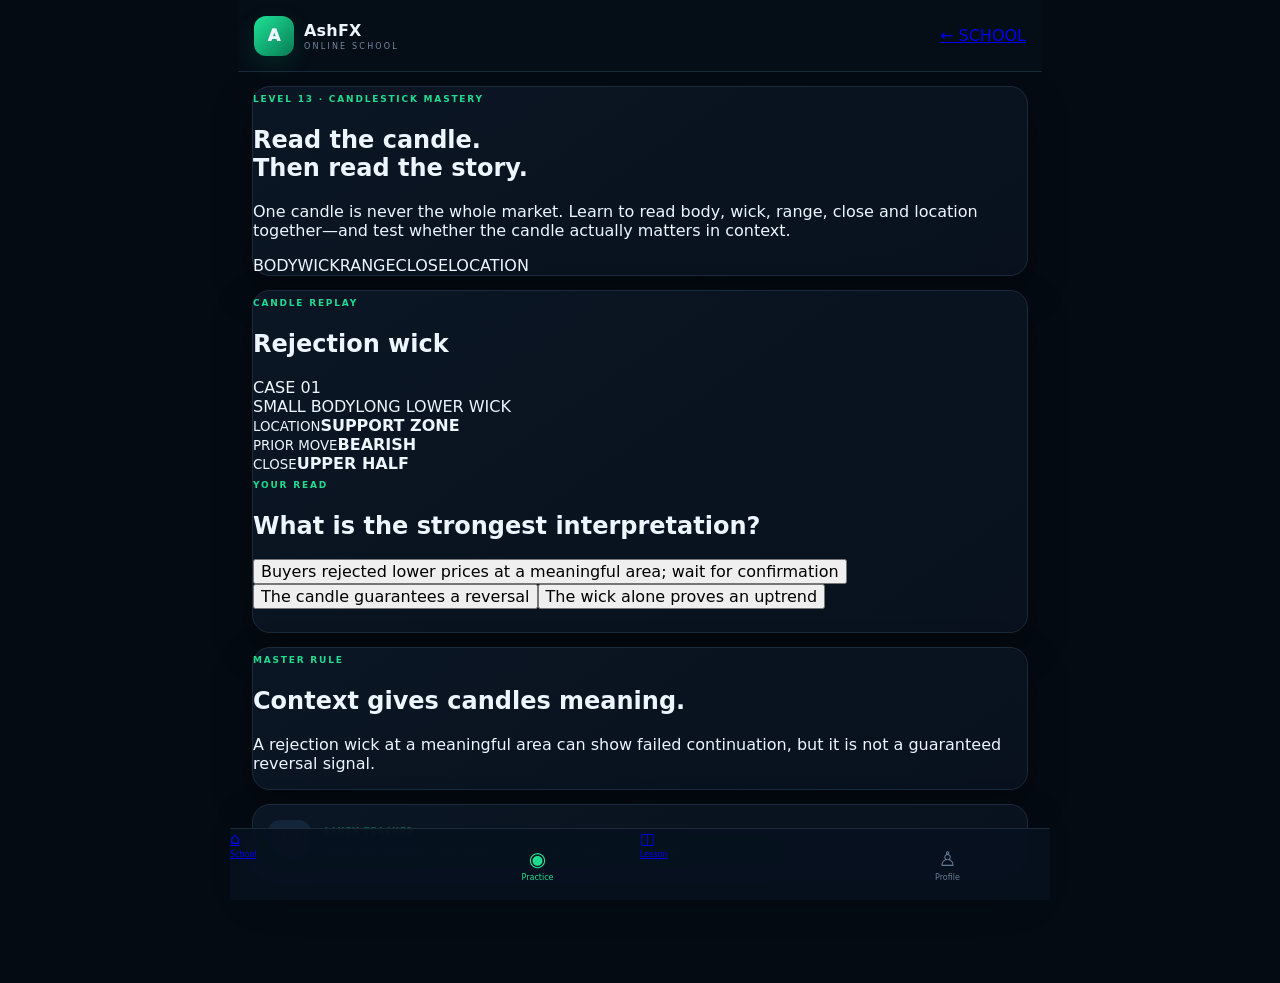
<file: candlestick-mastery.html>
<!doctype html><html lang="en"><head><meta charset="utf-8"><meta name="viewport" content="width=device-width,initial-scale=1"><meta name="theme-color" content="#07111f"><title>AshFX — Candlestick Mastery</title><link rel="stylesheet" href="assets/css/app.css"></head><body><div class="app-shell"><header class="topbar"><div class="brand"><span class="brand-mark">A</span><div><strong>AshFX</strong><small>ONLINE SCHOOL</small></div></div><a href="index.html" class="back-link">← SCHOOL</a></header><main><section class="mastery-hero card"><span class="eyebrow">LEVEL 13 · CANDLESTICK MASTERY</span><h1>Read the candle.<br><span>Then read the story.</span></h1><p>One candle is never the whole market. Learn to read body, wick, range, close and location together—and test whether the candle actually matters in context.</p><div class="skill-strip"><span>BODY</span><span>WICK</span><span>RANGE</span><span>CLOSE</span><span>LOCATION</span></div></section><section class="mastery-lab card"><div class="mastery-head"><div><span class="eyebrow">CANDLE REPLAY</span><h2 id="title">Rejection wick</h2></div><span id="round">CASE 01</span></div><div class="candle-stage"><div class="big-candle" id="candle"><i></i><b></b></div><div class="candle-labels"><span id="bodyLabel">SMALL BODY</span><span id="wickLabel">LONG LOWER WICK</span></div></div><div class="context"><div><small>LOCATION</small><b id="location">SUPPORT ZONE</b></div><div><small>PRIOR MOVE</small><b id="prior">BEARISH</b></div><div><small>CLOSE</small><b id="close">UPPER HALF</b></div></div><div class="mastery-question"><span class="eyebrow">YOUR READ</span><h2 id="question">What is the strongest interpretation?</h2></div><div id="choices" class="decision-grid"></div><div id="feedback" class="feedback"></div><button id="next" class="primary next" hidden>NEXT CANDLE →</button></section><section class="lesson-card card"><span class="eyebrow">MASTER RULE</span><h2>Context gives candles meaning.</h2><p id="rule">A rejection wick at a meaningful area can show failed continuation, but it is not a guaranteed reversal signal.</p></section><section class="teacher card"><div class="teacher-avatar">👨‍🏫</div><div class="teacher-main"><span>ASHFX TEACHER</span><p id="teacher">Don't memorize candle names. Learn what price attempted, where it happened, and where it closed.</p></div></section></main><nav class="bottom-nav"><a href="index.html">⌂<small>School</small></a><button class="active">◉<small>Practice</small></button><a href="lessons.html">◫<small>Lesson</small></a><button>♙<small>Profile</small></button></nav></div><script src="assets/js/candlestick-mastery.js"></script></body></html>
</file>
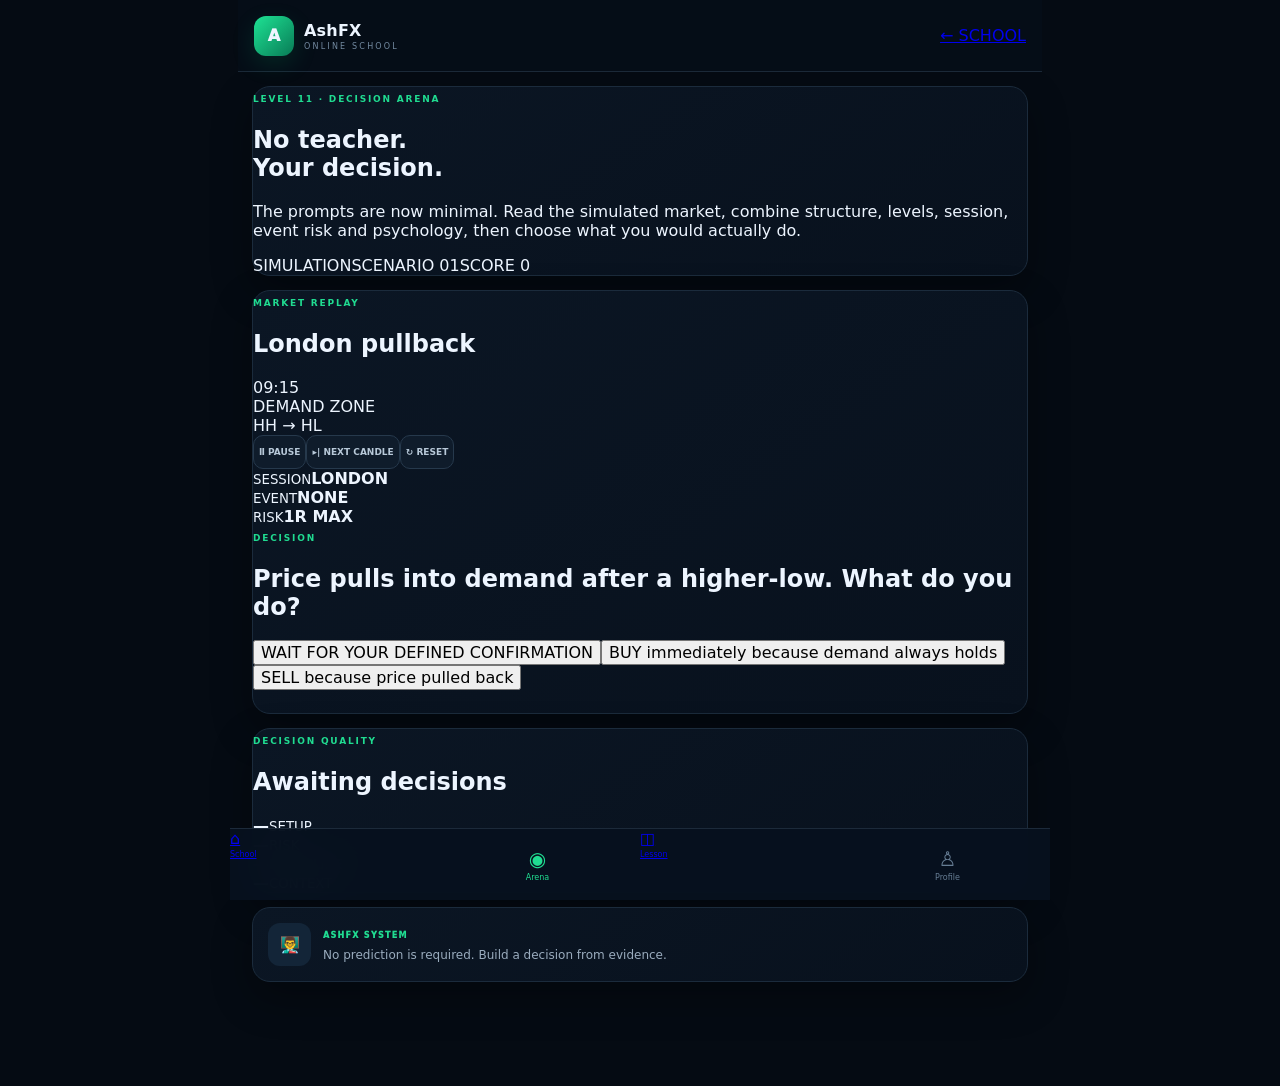
<file: decision-arena.html>
<!doctype html><html lang="en"><head><meta charset="utf-8"><meta name="viewport" content="width=device-width,initial-scale=1"><meta name="theme-color" content="#07111f"><title>AshFX — Decision Arena</title><link rel="stylesheet" href="assets/css/app.css"></head><body><div class="app-shell"><header class="topbar"><div class="brand"><span class="brand-mark">A</span><div><strong>AshFX</strong><small>ONLINE SCHOOL</small></div></div><a href="index.html" class="back-link">← SCHOOL</a></header><main><section class="arena-hero card"><span class="eyebrow">LEVEL 11 · DECISION ARENA</span><h1>No teacher.<br><span>Your decision.</span></h1><p>The prompts are now minimal. Read the simulated market, combine structure, levels, session, event risk and psychology, then choose what you would actually do.</p><div class="arena-status"><span>SIMULATION</span><span id="round">SCENARIO 01</span><span id="score">SCORE 0</span></div></section><section class="arena card"><div class="arena-head"><div><span class="eyebrow">MARKET REPLAY</span><h2 id="phase">London pullback</h2></div><span id="clock">09:15</span></div><div class="arena-chart"><div class="chart-lines"></div><div id="candles" class="arena-candles"></div><div id="zone" class="arena-zone">DEMAND ZONE</div><div id="structure" class="structure-note">HH → HL</div></div><div class="arena-controls"><button id="pause" class="control">Ⅱ PAUSE</button><button id="step" class="control">▸| NEXT CANDLE</button><button id="reset" class="control">↻ RESET</button></div><div class="arena-info"><div><small>SESSION</small><b id="session">LONDON</b></div><div><small>EVENT</small><b id="event">NONE</b></div><div><small>RISK</small><b id="risk">1R MAX</b></div></div><div class="arena-question"><span class="eyebrow">DECISION</span><h2 id="question">Price pulls into demand after a higher-low. What do you do?</h2></div><div id="choices" class="decision-grid"></div><div id="feedback" class="feedback"></div><button id="next" class="primary next" hidden>NEXT SCENARIO →</button></section><section class="scorecard card"><span class="eyebrow">DECISION QUALITY</span><h2 id="grade">Awaiting decisions</h2><div class="quality-grid"><div><b id="q1">—</b><small>SETUP</small></div><div><b id="q2">—</b><small>RISK</small></div><div><b id="q3">—</b><small>DISCIPLINE</small></div><div><b id="q4">—</b><small>CONTEXT</small></div></div></section><section class="teacher card"><div class="teacher-avatar">👨‍🏫</div><div class="teacher-main"><span>ASHFX SYSTEM</span><p id="teacher">No prediction is required. Build a decision from evidence.</p></div></section></main><nav class="bottom-nav"><a href="index.html">⌂<small>School</small></a><button class="active">◉<small>Arena</small></button><a href="lessons.html">◫<small>Lesson</small></a><button>♙<small>Profile</small></button></nav></div><script src="assets/js/decision-arena.js"></script></body></html>
</file>
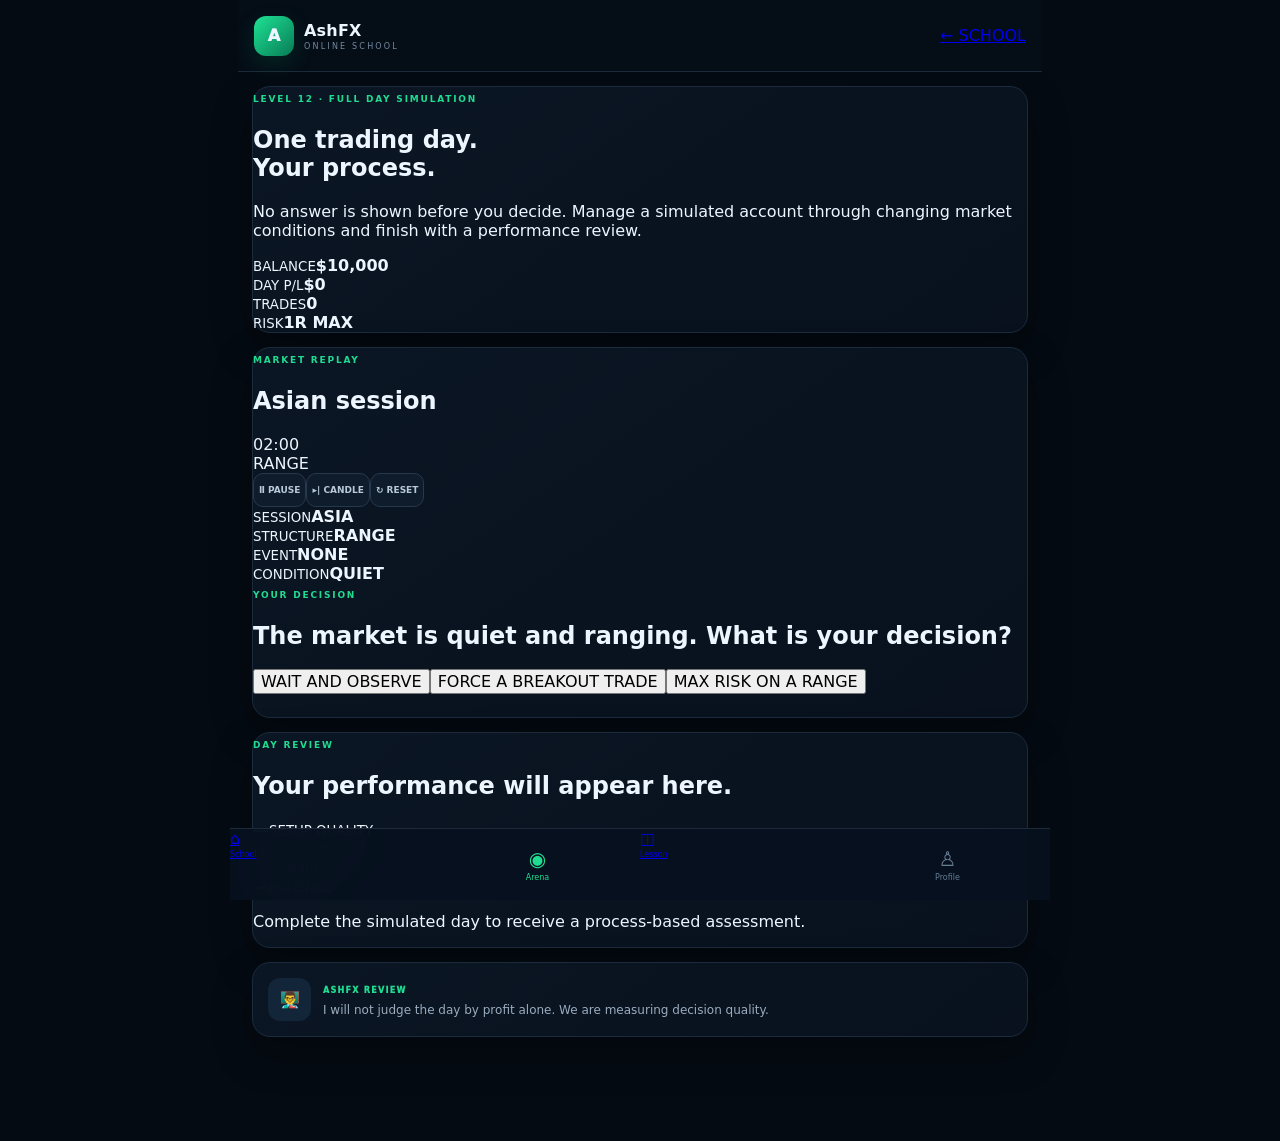
<file: full-day.html>
<!doctype html><html lang="en"><head><meta charset="utf-8"><meta name="viewport" content="width=device-width,initial-scale=1"><meta name="theme-color" content="#07111f"><title>AshFX — Full Trading Day</title><link rel="stylesheet" href="assets/css/app.css"></head><body><div class="app-shell"><header class="topbar"><div class="brand"><span class="brand-mark">A</span><div><strong>AshFX</strong><small>ONLINE SCHOOL</small></div></div><a href="index.html" class="back-link">← SCHOOL</a></header><main><section class="day-hero card"><span class="eyebrow">LEVEL 12 · FULL DAY SIMULATION</span><h1>One trading day.<br><span>Your process.</span></h1><p>No answer is shown before you decide. Manage a simulated account through changing market conditions and finish with a performance review.</p><div class="account-bar"><div><small>BALANCE</small><b id="balance">$10,000</b></div><div><small>DAY P/L</small><b id="pnl">$0</b></div><div><small>TRADES</small><b id="trades">0</b></div><div><small>RISK</small><b>1R MAX</b></div></div></section><section class="day-lab card"><div class="day-head"><div><span class="eyebrow">MARKET REPLAY</span><h2 id="phase">Asian session</h2></div><span id="clock">02:00</span></div><div class="day-chart"><div class="day-grid"></div><div id="candles" class="day-candles"></div><div id="marker" class="day-marker">RANGE</div></div><div class="day-controls"><button id="pause" class="control">Ⅱ PAUSE</button><button id="step" class="control">▸| CANDLE</button><button id="reset" class="control">↻ RESET</button></div><div class="market-stats"><div><small>SESSION</small><b id="session">ASIA</b></div><div><small>STRUCTURE</small><b id="structure">RANGE</b></div><div><small>EVENT</small><b id="event">NONE</b></div><div><small>CONDITION</small><b id="condition">QUIET</b></div></div><div class="day-question"><span class="eyebrow">YOUR DECISION</span><h2 id="question">The market is quiet and ranging. What is your decision?</h2></div><div id="choices" class="decision-grid"></div><div id="feedback" class="feedback"></div><button id="next" class="primary next" hidden>CONTINUE DAY →</button></section><section class="journal card"><span class="eyebrow">DAY REVIEW</span><h2 id="reviewTitle">Your performance will appear here.</h2><div class="review-grid"><div><b id="rSetup">—</b><small>SETUP QUALITY</small></div><div><b id="rRisk">—</b><small>RISK CONTROL</small></div><div><b id="rDiscipline">—</b><small>DISCIPLINE</small></div><div><b id="rPatience">—</b><small>PATIENCE</small></div></div><p id="review">Complete the simulated day to receive a process-based assessment.</p></section><section class="teacher card"><div class="teacher-avatar">👨‍🏫</div><div class="teacher-main"><span>ASHFX REVIEW</span><p id="teacher">I will not judge the day by profit alone. We are measuring decision quality.</p></div></section></main><nav class="bottom-nav"><a href="index.html">⌂<small>School</small></a><button class="active">◉<small>Arena</small></button><a href="lessons.html">◫<small>Lesson</small></a><button>♙<small>Profile</small></button></nav></div><script src="assets/js/full-day.js"></script></body></html>
</file>
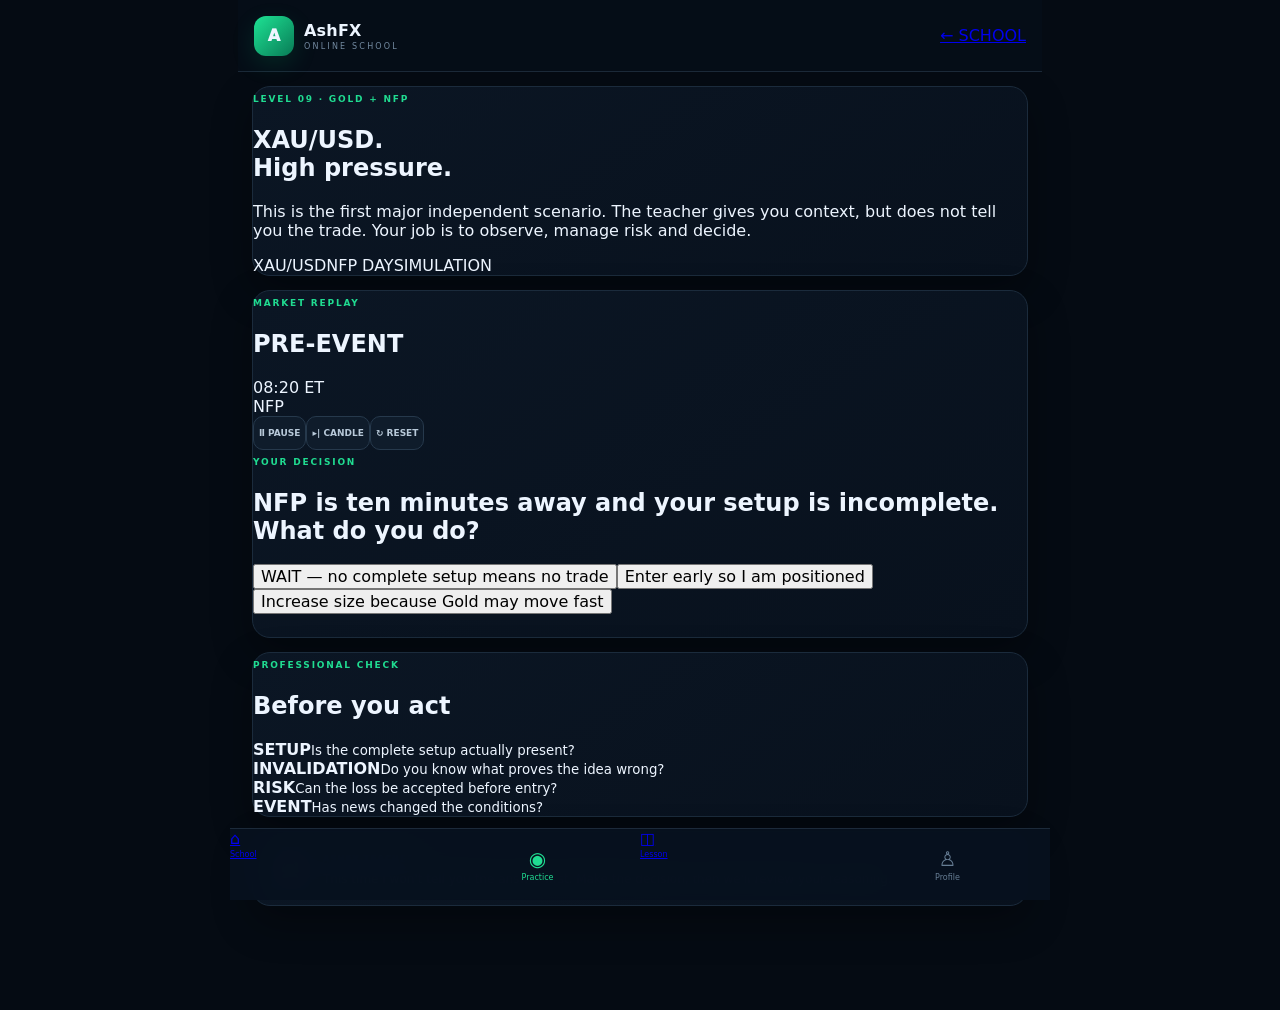
<file: gold-nfp.html>
<!doctype html><html lang="en"><head><meta charset="utf-8"><meta name="viewport" content="width=device-width,initial-scale=1"><meta name="theme-color" content="#07111f"><title>AshFX — Gold NFP Arena</title><link rel="stylesheet" href="assets/css/app.css"></head><body><div class="app-shell"><header class="topbar"><div class="brand"><span class="brand-mark">A</span><div><strong>AshFX</strong><small>ONLINE SCHOOL</small></div></div><a href="index.html" class="back-link">← SCHOOL</a></header><main><section class="gold-hero card"><span class="eyebrow">LEVEL 09 · GOLD + NFP</span><h1>XAU/USD.<br><span>High pressure.</span></h1><p>This is the first major independent scenario. The teacher gives you context, but does not tell you the trade. Your job is to observe, manage risk and decide.</p><div class="gold-meta"><span>XAU/USD</span><span>NFP DAY</span><span>SIMULATION</span></div></section><section class="gold-lab card"><div class="gold-head"><div><span class="eyebrow">MARKET REPLAY</span><h2 id="phase">Pre-event</h2></div><span id="clock">08:20 ET</span></div><div class="gold-chart"><div class="gold-grid"></div><div id="goldCandles" class="gold-candles"></div><div class="news-marker">NFP</div></div><div class="gold-controls"><button id="pause" class="control">Ⅱ PAUSE</button><button id="step" class="control">▸| CANDLE</button><button id="reset" class="control">↻ RESET</button></div><div class="independent"><span class="eyebrow">YOUR DECISION</span><h2 id="question">NFP is ten minutes away and your setup is incomplete. What do you do?</h2><div id="choices" class="decision-grid"></div><div id="feedback" class="feedback"></div></div></section><section class="risk-card card"><span class="eyebrow">PROFESSIONAL CHECK</span><h2>Before you act</h2><div class="risk-grid"><div><b>SETUP</b><small>Is the complete setup actually present?</small></div><div><b>INVALIDATION</b><small>Do you know what proves the idea wrong?</small></div><div><b>RISK</b><small>Can the loss be accepted before entry?</small></div><div><b>EVENT</b><small>Has news changed the conditions?</small></div></div></section><section class="teacher card"><div class="teacher-avatar">👨‍🏫</div><div class="teacher-main"><span>ASHFX TEACHER</span><p id="teacher">This time I won't tell you the answer first. Make the decision, then we'll review your reasoning.</p></div></section></main><nav class="bottom-nav"><a href="index.html">⌂<small>School</small></a><button class="active">◉<small>Practice</small></button><a href="lessons.html">◫<small>Lesson</small></a><button>♙<small>Profile</small></button></nav></div><script src="assets/js/gold-nfp.js"></script></body></html>
</file>
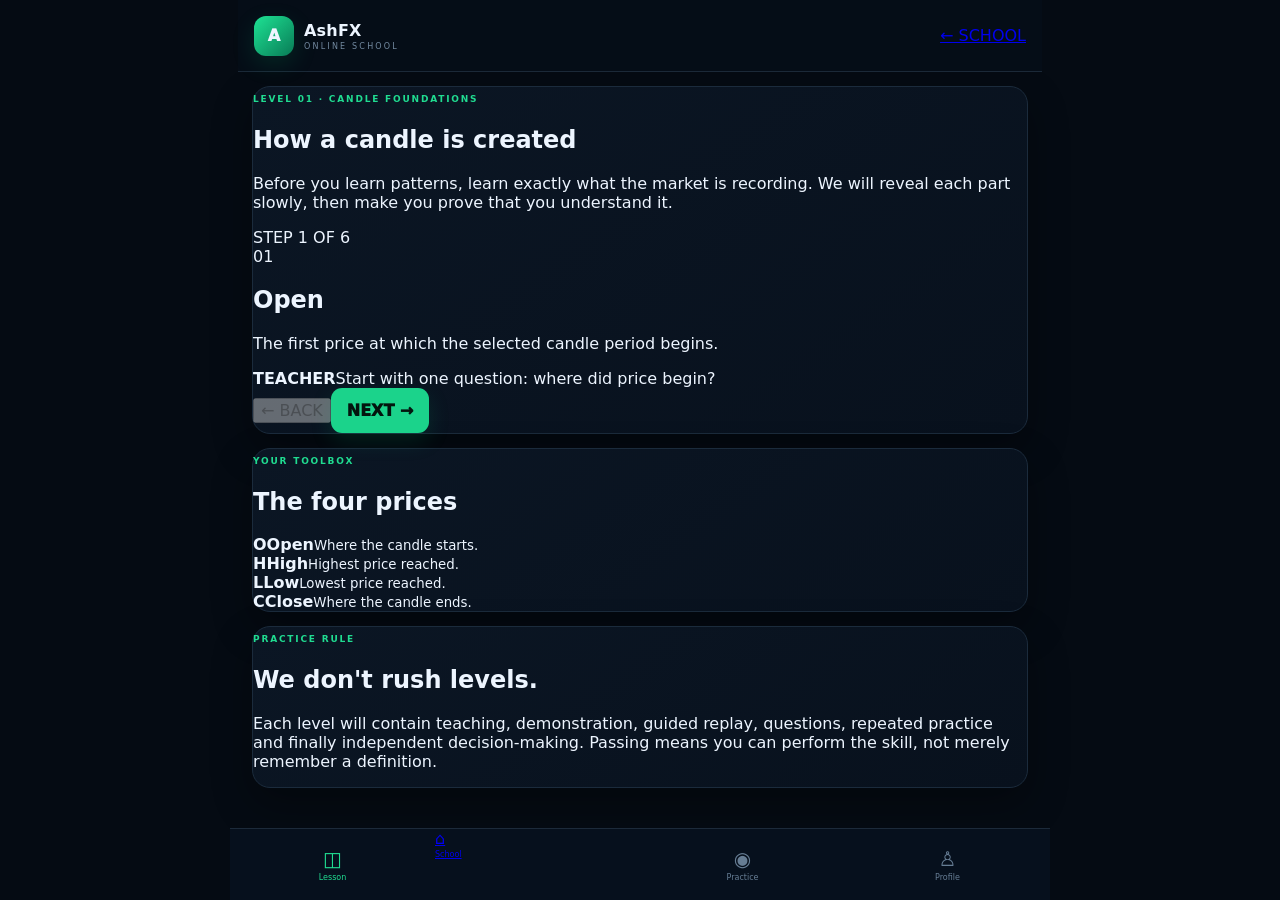
<file: lessons.html>
<!doctype html><html lang="en"><head><meta charset="utf-8"><meta name="viewport" content="width=device-width,initial-scale=1,viewport-fit=cover"><meta name="theme-color" content="#07111f"><title>AshFX — Lesson Classroom</title><link rel="stylesheet" href="assets/css/app.css"></head><body><div class="app-shell"><header class="topbar"><div class="brand"><span class="brand-mark">A</span><div><strong>AshFX</strong><small>ONLINE SCHOOL</small></div></div><a href="index.html" class="back-link">← SCHOOL</a></header><main><section class="classroom card"><span class="eyebrow">LEVEL 01 · CANDLE FOUNDATIONS</span><h1>How a candle is <span>created</span></h1><p class="class-intro">Before you learn patterns, learn exactly what the market is recording. We will reveal each part slowly, then make you prove that you understand it.</p><div class="lesson-progress"><span id="lessonStep">STEP 1 OF 6</span><div><i id="lessonBar"></i></div></div><div class="concept-card" id="concept"><div class="concept-number">01</div><h2>Open</h2><p>The first price at which the selected candle period begins.</p><div class="mini-candle"><i class="wick"></i><b class="body"></b></div><div class="teacher-tip"><strong>TEACHER</strong><span id="tip">Start with one question: where did price begin?</span></div></div><div class="lesson-actions"><button id="backStep" class="secondary">← BACK</button><button id="nextStep" class="primary">NEXT →</button></div></section><section class="knowledge card"><span class="eyebrow">YOUR TOOLBOX</span><h2>The four prices</h2><div class="tool-grid"><div><b>O</b><strong>Open</strong><small>Where the candle starts.</small></div><div><b>H</b><strong>High</strong><small>Highest price reached.</small></div><div><b>L</b><strong>Low</strong><small>Lowest price reached.</small></div><div><b>C</b><strong>Close</strong><small>Where the candle ends.</small></div></div></section><section class="knowledge card"><span class="eyebrow">PRACTICE RULE</span><h2>We don't rush levels.</h2><p class="class-intro">Each level will contain teaching, demonstration, guided replay, questions, repeated practice and finally independent decision-making. Passing means you can perform the skill, not merely remember a definition.</p></section></main><nav class="bottom-nav"><button class="active">◫<small>Lesson</small></button><a href="index.html">⌂<small>School</small></a><button>◉<small>Practice</small></button><button>♙<small>Profile</small></button></nav></div><script src="assets/js/lessons.js"></script></body></html>
</file>
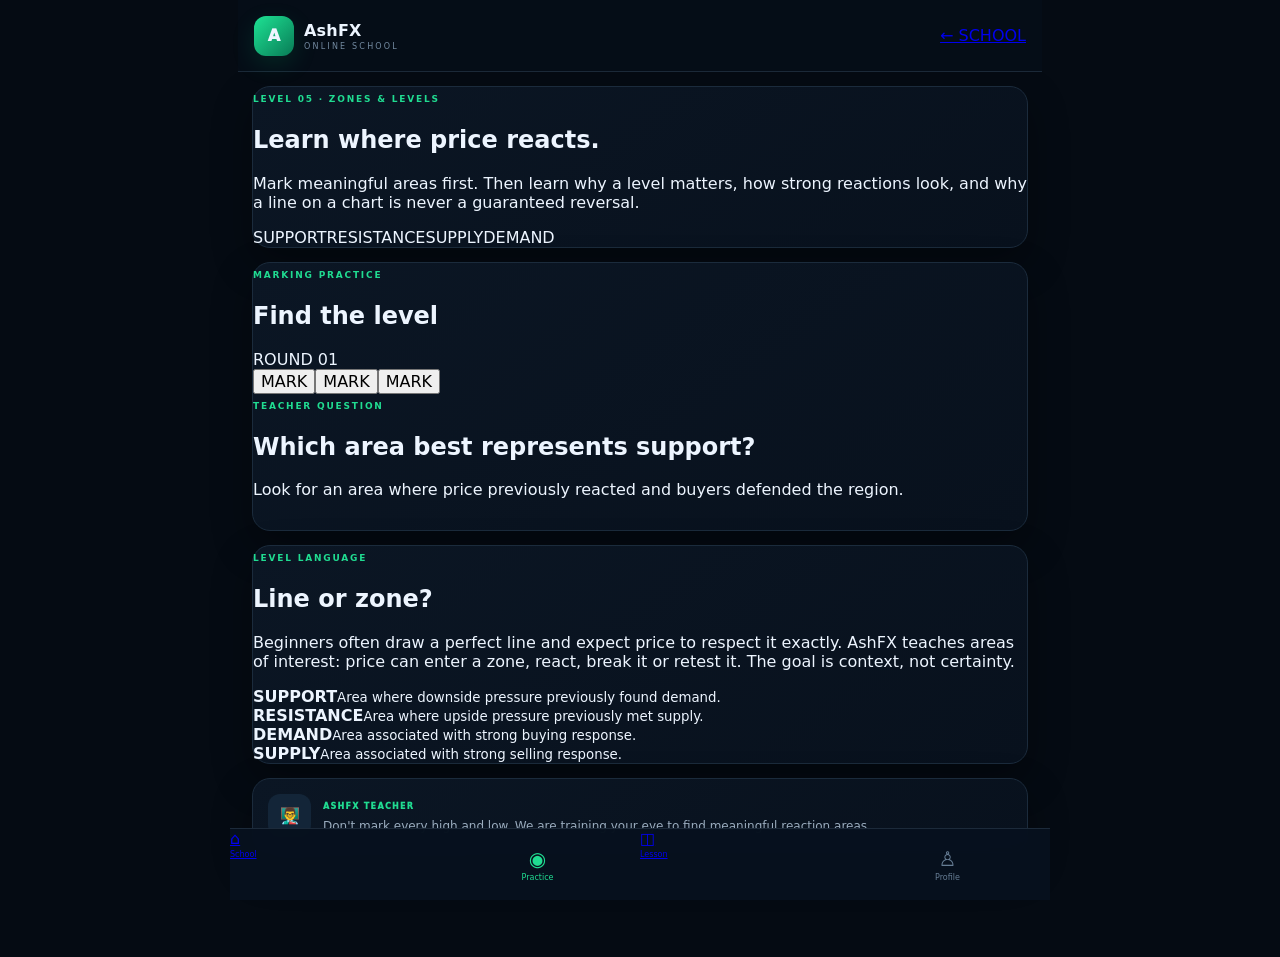
<file: levels.html>
<!doctype html><html lang="en"><head><meta charset="utf-8"><meta name="viewport" content="width=device-width,initial-scale=1"><meta name="theme-color" content="#07111f"><title>AshFX — Levels Lab</title><link rel="stylesheet" href="assets/css/app.css"></head><body><div class="app-shell"><header class="topbar"><div class="brand"><span class="brand-mark">A</span><div><strong>AshFX</strong><small>ONLINE SCHOOL</small></div></div><a href="index.html" class="back-link">← SCHOOL</a></header><main><section class="levels-hero card"><span class="eyebrow">LEVEL 05 · ZONES & LEVELS</span><h1>Learn where price <span>reacts.</span></h1><p>Mark meaningful areas first. Then learn why a level matters, how strong reactions look, and why a line on a chart is never a guaranteed reversal.</p><div class="level-chips"><span>SUPPORT</span><span>RESISTANCE</span><span>SUPPLY</span><span>DEMAND</span></div></section><section class="levels-lab card"><div class="lab-head"><div><span class="eyebrow">MARKING PRACTICE</span><h2 id="labTitle">Find the level</h2></div><span id="round">ROUND 01</span></div><div class="fake-chart" id="fakeChart"><div class="gridline g1"></div><div class="gridline g2"></div><div class="gridline g3"></div><div class="gridline g4"></div><div class="price-path"></div><button class="target-zone z1" data-zone="support">MARK</button><button class="target-zone z2" data-zone="resistance">MARK</button><button class="target-zone z3" data-zone="noise">MARK</button></div><div class="level-question"><span class="eyebrow">TEACHER QUESTION</span><h2 id="question">Which area best represents support?</h2><p id="hint">Look for an area where price previously reacted and buyers defended the region.</p></div><div id="feedback" class="feedback"></div><button id="next" class="primary next" hidden>NEXT LEVEL →</button></section><section class="knowledge card"><span class="eyebrow">LEVEL LANGUAGE</span><h2>Line or zone?</h2><p class="class-intro">Beginners often draw a perfect line and expect price to respect it exactly. AshFX teaches areas of interest: price can enter a zone, react, break it or retest it. The goal is context, not certainty.</p><div class="zone-grid"><div><b>SUPPORT</b><small>Area where downside pressure previously found demand.</small></div><div><b>RESISTANCE</b><small>Area where upside pressure previously met supply.</small></div><div><b>DEMAND</b><small>Area associated with strong buying response.</small></div><div><b>SUPPLY</b><small>Area associated with strong selling response.</small></div></div></section><section class="teacher card"><div class="teacher-avatar">👨‍🏫</div><div class="teacher-main"><span>ASHFX TEACHER</span><p id="teacher">Don't mark every high and low. We are training your eye to find meaningful reaction areas.</p></div></section></main><nav class="bottom-nav"><a href="index.html">⌂<small>School</small></a><button class="active">◉<small>Practice</small></button><a href="lessons.html">◫<small>Lesson</small></a><button>♙<small>Profile</small></button></nav></div><script src="assets/js/levels.js"></script></body></html>
</file>
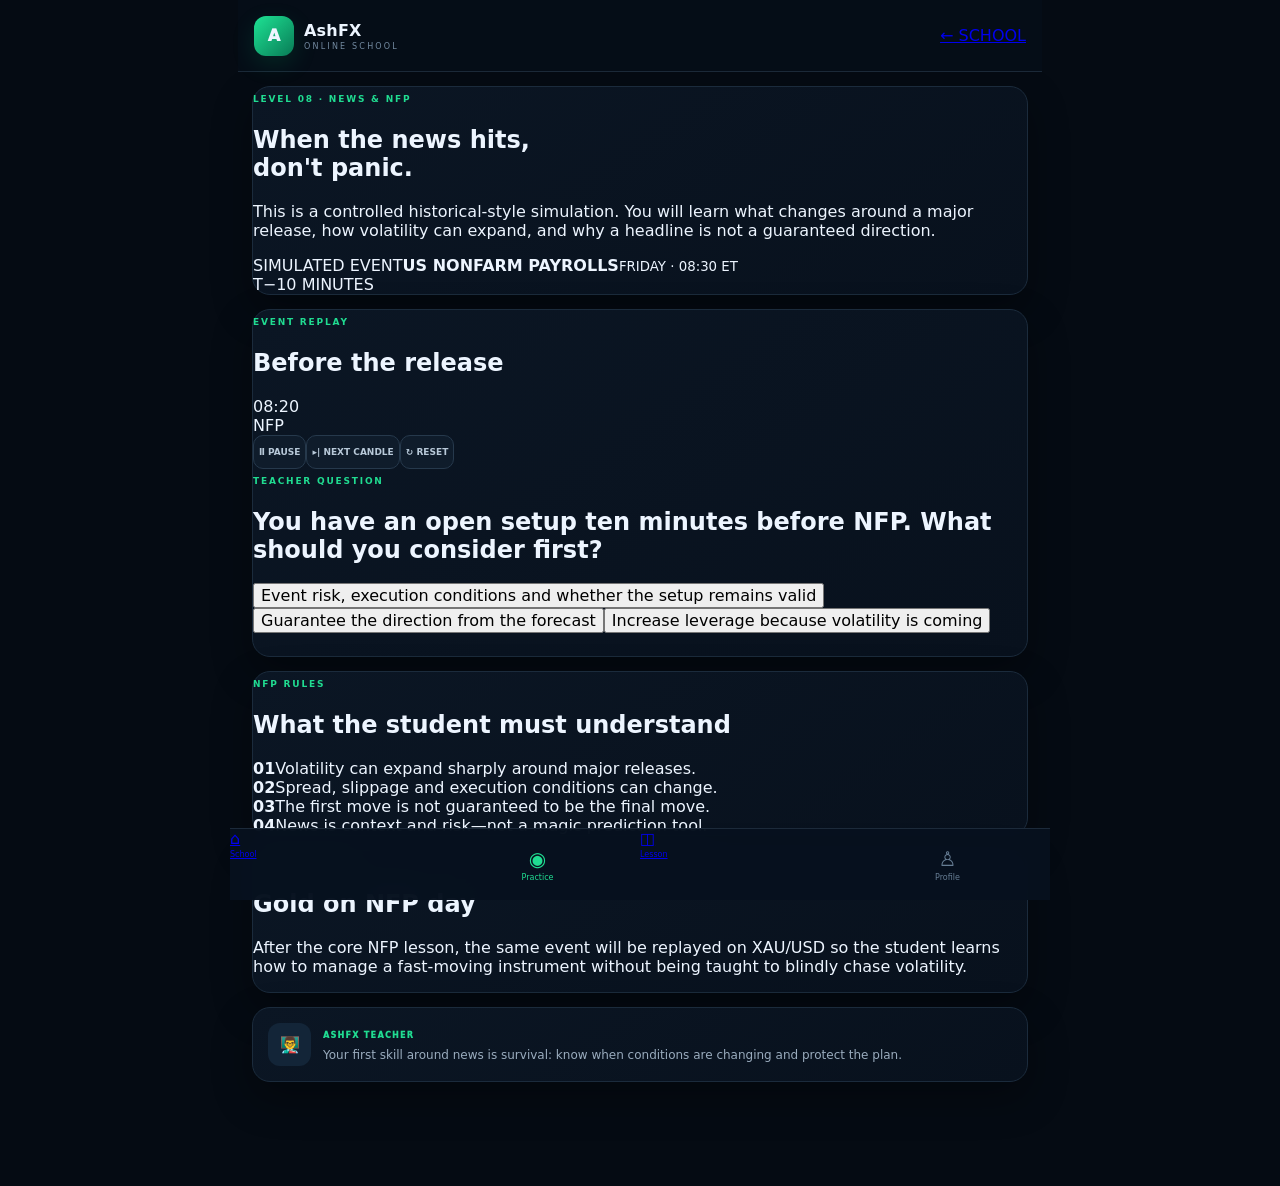
<file: nfp.html>
<!doctype html><html lang="en"><head><meta charset="utf-8"><meta name="viewport" content="width=device-width,initial-scale=1"><meta name="theme-color" content="#07111f"><title>AshFX — NFP Lab</title><link rel="stylesheet" href="assets/css/app.css"></head><body><div class="app-shell"><header class="topbar"><div class="brand"><span class="brand-mark">A</span><div><strong>AshFX</strong><small>ONLINE SCHOOL</small></div></div><a href="index.html" class="back-link">← SCHOOL</a></header><main><section class="nfp-hero card"><span class="eyebrow">LEVEL 08 · NEWS & NFP</span><h1>When the news hits,<br><span>don't panic.</span></h1><p>This is a controlled historical-style simulation. You will learn what changes around a major release, how volatility can expand, and why a headline is not a guaranteed direction.</p><div class="event-card"><span>SIMULATED EVENT</span><strong>US NONFARM PAYROLLS</strong><small>FRIDAY · 08:30 ET</small><div class="event-status" id="eventStatus">T−10 MINUTES</div></div></section><section class="nfp-lab card"><div class="replay-head"><div><span class="eyebrow">EVENT REPLAY</span><h2 id="phaseTitle">Before the release</h2></div><span id="clock">08:20</span></div><div class="nfp-chart"><div class="chart-grid"></div><div class="candles" id="candles"></div><div class="event-line" id="eventLine"><span>NFP</span></div></div><div class="replay-controls"><button id="pause" class="control">Ⅱ PAUSE</button><button id="step" class="control">▸| NEXT CANDLE</button><button id="restart" class="control">↻ RESET</button></div><div class="news-question"><span class="eyebrow">TEACHER QUESTION</span><h2 id="question">You have an open setup ten minutes before NFP. What should you consider first?</h2></div><div id="options" class="news-options"></div><div id="feedback" class="feedback"></div><button id="next" class="primary next" hidden>CONTINUE EVENT →</button></section><section class="knowledge card"><span class="eyebrow">NFP RULES</span><h2>What the student must understand</h2><div class="nfp-rules"><div><b>01</b><span>Volatility can expand sharply around major releases.</span></div><div><b>02</b><span>Spread, slippage and execution conditions can change.</span></div><div><b>03</b><span>The first move is not guaranteed to be the final move.</span></div><div><b>04</b><span>News is context and risk—not a magic prediction tool.</span></div></div></section><section class="gold-callout card"><span class="eyebrow">NEXT SCENARIO</span><h2>Gold on NFP day</h2><p>After the core NFP lesson, the same event will be replayed on XAU/USD so the student learns how to manage a fast-moving instrument without being taught to blindly chase volatility.</p></section><section class="teacher card"><div class="teacher-avatar">👨‍🏫</div><div class="teacher-main"><span>ASHFX TEACHER</span><p id="teacher">Your first skill around news is survival: know when conditions are changing and protect the plan.</p></div></section></main><nav class="bottom-nav"><a href="index.html">⌂<small>School</small></a><button class="active">◉<small>Practice</small></button><a href="lessons.html">◫<small>Lesson</small></a><button>♙<small>Profile</small></button></nav></div><script src="assets/js/nfp.js"></script></body></html>
</file>
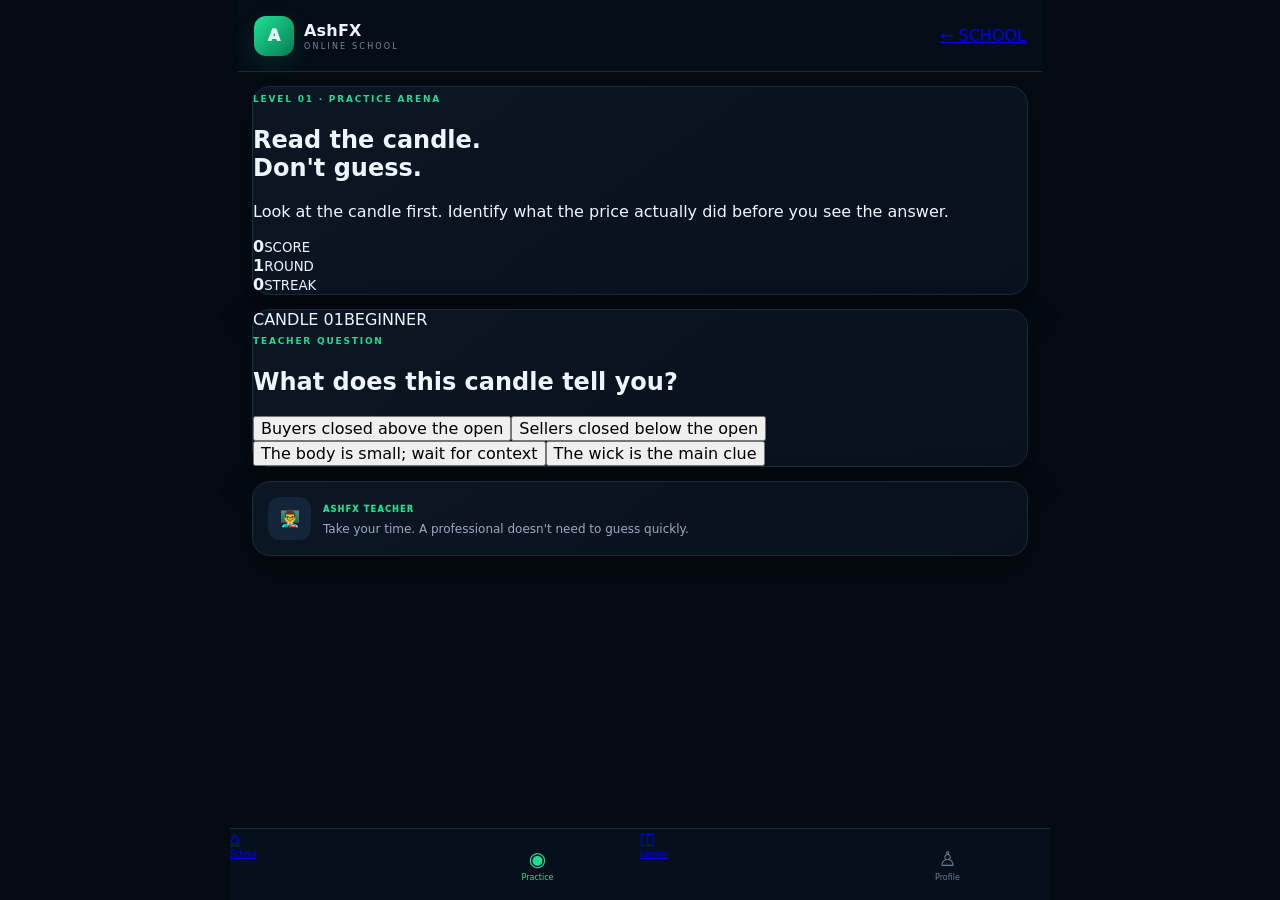
<file: practice.html>
<!doctype html><html lang="en"><head><meta charset="utf-8"><meta name="viewport" content="width=device-width,initial-scale=1,viewport-fit=cover"><meta name="theme-color" content="#07111f"><title>AshFX — Candle Practice</title><link rel="stylesheet" href="assets/css/app.css"></head><body><div class="app-shell"><header class="topbar"><div class="brand"><span class="brand-mark">A</span><div><strong>AshFX</strong><small>ONLINE SCHOOL</small></div></div><a href="index.html" class="back-link">← SCHOOL</a></header><main><section class="practice-hero card"><span class="eyebrow">LEVEL 01 · PRACTICE ARENA</span><h1>Read the candle.<br><span>Don't guess.</span></h1><p>Look at the candle first. Identify what the price actually did before you see the answer.</p><div class="scoreline"><div><b id="score">0</b><small>SCORE</small></div><div><b id="round">1</b><small>ROUND</small></div><div><b id="streak">0</b><small>STREAK</small></div></div></section><section class="practice-card card"><div class="practice-head"><span id="roundLabel">CANDLE 01</span><span id="difficulty">BEGINNER</span></div><div class="candle-stage"><div class="price-line"></div><div class="big-candle"><i id="upperWick"></i><b id="candleBody"></b><i id="lowerWick"></i></div></div><div class="question"><span class="eyebrow">TEACHER QUESTION</span><h2 id="question">What does this candle tell you?</h2></div><div class="choice-grid"><button data-answer="bullish">Buyers closed above the open</button><button data-answer="bearish">Sellers closed below the open</button><button data-answer="range">The body is small; wait for context</button><button data-answer="rejection">The wick is the main clue</button></div><div id="result" class="practice-result"></div><button id="continue" class="primary continue" hidden>NEXT CANDLE →</button></section><section class="teacher card"><div class="teacher-avatar">👨‍🏫</div><div class="teacher-main"><span>ASHFX TEACHER</span><p id="teacher">Take your time. A professional doesn't need to guess quickly.</p></div></section></main><nav class="bottom-nav"><a href="index.html">⌂<small>School</small></a><button class="active">◉<small>Practice</small></button><a href="lessons.html">◫<small>Lesson</small></a><button>♙<small>Profile</small></button></nav></div><script src="assets/js/practice.js"></script></body></html>
</file>
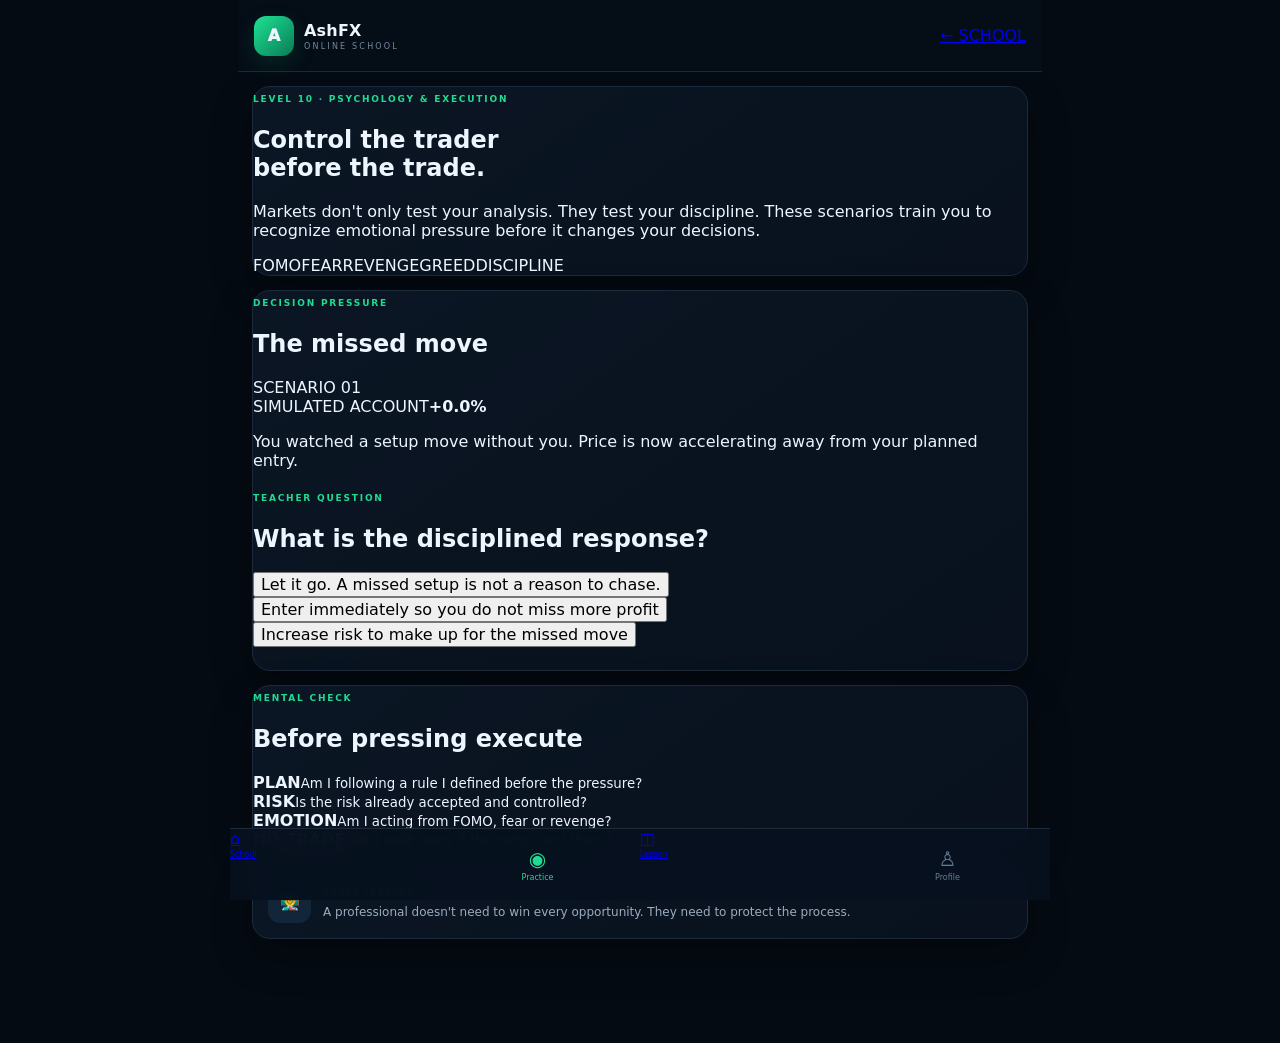
<file: psychology.html>
<!doctype html><html lang="en"><head><meta charset="utf-8"><meta name="viewport" content="width=device-width,initial-scale=1"><meta name="theme-color" content="#07111f"><title>AshFX — Psychology Lab</title><link rel="stylesheet" href="assets/css/app.css"></head><body><div class="app-shell"><header class="topbar"><div class="brand"><span class="brand-mark">A</span><div><strong>AshFX</strong><small>ONLINE SCHOOL</small></div></div><a href="index.html" class="back-link">← SCHOOL</a></header><main><section class="psych-hero card"><span class="eyebrow">LEVEL 10 · PSYCHOLOGY & EXECUTION</span><h1>Control the trader<br><span>before the trade.</span></h1><p>Markets don't only test your analysis. They test your discipline. These scenarios train you to recognize emotional pressure before it changes your decisions.</p><div class="emotion-strip"><span>FOMO</span><span>FEAR</span><span>REVENGE</span><span>GREED</span><span>DISCIPLINE</span></div></section><section class="psych-lab card"><div class="psych-head"><div><span class="eyebrow">DECISION PRESSURE</span><h2 id="title">The missed move</h2></div><span id="round">SCENARIO 01</span></div><div class="pressure-card"><span id="account">SIMULATED ACCOUNT</span><strong id="pnl">+0.0%</strong><p id="scenario">You watched a setup move without you. Price is now accelerating away from your planned entry.</p></div><div class="psych-question"><span class="eyebrow">TEACHER QUESTION</span><h2 id="question">What is the disciplined response?</h2></div><div id="choices" class="psych-options"></div><div id="feedback" class="feedback"></div><button id="next" class="primary next" hidden>NEXT SCENARIO →</button></section><section class="journal card"><span class="eyebrow">MENTAL CHECK</span><h2>Before pressing execute</h2><div class="mental-grid"><div><b>PLAN</b><small>Am I following a rule I defined before the pressure?</small></div><div><b>RISK</b><small>Is the risk already accepted and controlled?</small></div><div><b>EMOTION</b><small>Am I acting from FOMO, fear or revenge?</small></div><div><b>NO TRADE</b><small>Can I walk away if the setup isn't there?</small></div></div></section><section class="teacher card"><div class="teacher-avatar">👨‍🏫</div><div class="teacher-main"><span>ASHFX TEACHER</span><p id="teacher">A professional doesn't need to win every opportunity. They need to protect the process.</p></div></section></main><nav class="bottom-nav"><a href="index.html">⌂<small>School</small></a><button class="active">◉<small>Practice</small></button><a href="lessons.html">◫<small>Lesson</small></a><button>♙<small>Profile</small></button></nav></div><script src="assets/js/psychology.js"></script></body></html>
</file>
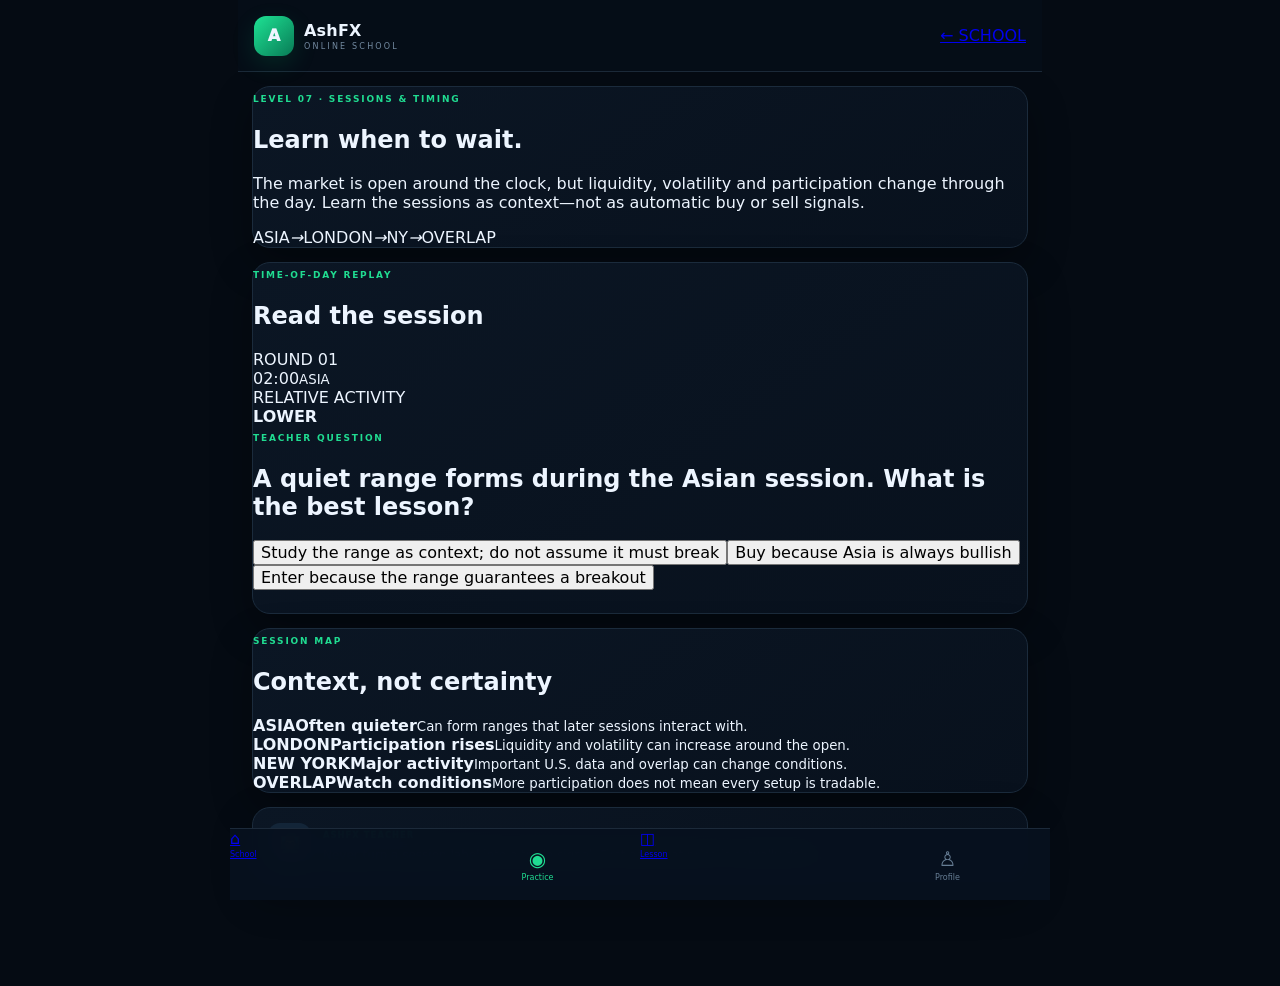
<file: sessions.html>
<!doctype html><html lang="en"><head><meta charset="utf-8"><meta name="viewport" content="width=device-width,initial-scale=1"><meta name="theme-color" content="#07111f"><title>AshFX — Sessions Lab</title><link rel="stylesheet" href="assets/css/app.css"></head><body><div class="app-shell"><header class="topbar"><div class="brand"><span class="brand-mark">A</span><div><strong>AshFX</strong><small>ONLINE SCHOOL</small></div></div><a href="index.html" class="back-link">← SCHOOL</a></header><main><section class="session-hero card"><span class="eyebrow">LEVEL 07 · SESSIONS & TIMING</span><h1>Learn <span>when</span> to wait.</h1><p>The market is open around the clock, but liquidity, volatility and participation change through the day. Learn the sessions as context—not as automatic buy or sell signals.</p><div class="session-strip"><span>ASIA</span><i>→</i><span>LONDON</span><i>→</i><span>NY</span><i>→</i><span>OVERLAP</span></div></section><section class="session-lab card"><div class="lab-head"><div><span class="eyebrow">TIME-OF-DAY REPLAY</span><h2 id="title">Read the session</h2></div><span id="round">ROUND 01</span></div><div class="session-clock"><div class="clock-face"><span id="hour">02:00</span><small id="sessionName">ASIA</small></div><div class="activity"><span>RELATIVE ACTIVITY</span><div><i id="activityBar"></i></div><b id="activityText">LOWER</b></div></div><div class="session-question"><span class="eyebrow">TEACHER QUESTION</span><h2 id="question">A quiet range forms during the Asian session. What is the best lesson?</h2></div><div class="session-options" id="options"></div><div id="feedback" class="feedback"></div><button id="next" class="primary next" hidden>NEXT SESSION →</button></section><section class="knowledge card"><span class="eyebrow">SESSION MAP</span><h2>Context, not certainty</h2><div class="session-grid"><div><b>ASIA</b><strong>Often quieter</strong><small>Can form ranges that later sessions interact with.</small></div><div><b>LONDON</b><strong>Participation rises</strong><small>Liquidity and volatility can increase around the open.</small></div><div><b>NEW YORK</b><strong>Major activity</strong><small>Important U.S. data and overlap can change conditions.</small></div><div><b>OVERLAP</b><strong>Watch conditions</strong><small>More participation does not mean every setup is tradable.</small></div></div></section><section class="teacher card"><div class="teacher-avatar">👨‍🏫</div><div class="teacher-main"><span>ASHFX TEACHER</span><p id="teacher">Never turn a session label into a trade signal. First ask what price is actually doing.</p></div></section></main><nav class="bottom-nav"><a href="index.html">⌂<small>School</small></a><button class="active">◉<small>Practice</small></button><a href="lessons.html">◫<small>Lesson</small></a><button>♙<small>Profile</small></button></nav></div><script src="assets/js/sessions.js"></script></body></html>
</file>
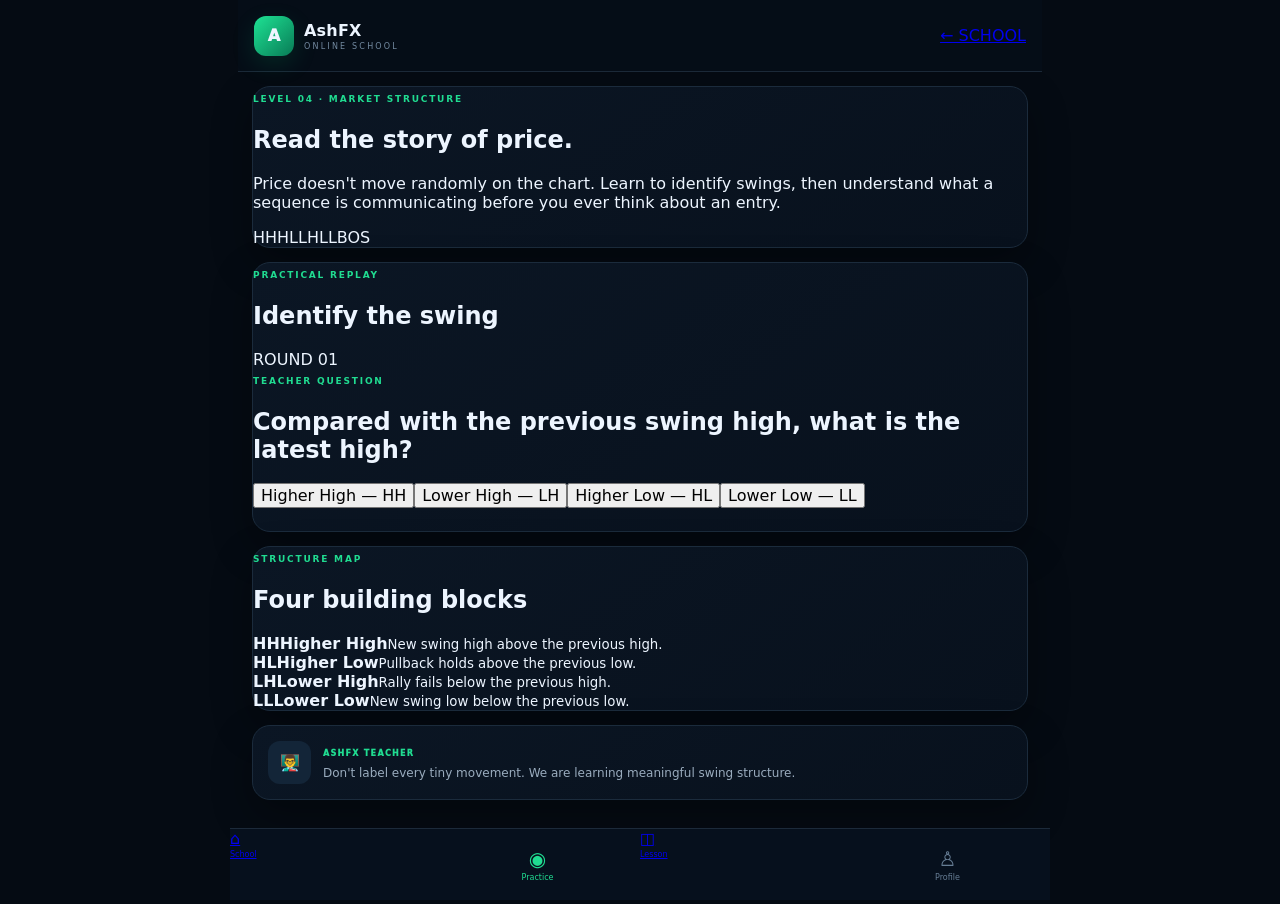
<file: structure.html>
<!doctype html><html lang="en"><head><meta charset="utf-8"><meta name="viewport" content="width=device-width,initial-scale=1"><meta name="theme-color" content="#07111f"><title>AshFX — Market Structure</title><link rel="stylesheet" href="assets/css/app.css"></head><body><div class="app-shell"><header class="topbar"><div class="brand"><span class="brand-mark">A</span><div><strong>AshFX</strong><small>ONLINE SCHOOL</small></div></div><a href="index.html" class="back-link">← SCHOOL</a></header><main><section class="structure-hero card"><span class="eyebrow">LEVEL 04 · MARKET STRUCTURE</span><h1>Read the <span>story</span> of price.</h1><p>Price doesn't move randomly on the chart. Learn to identify swings, then understand what a sequence is communicating before you ever think about an entry.</p><div class="structure-terms"><span>HH</span><span>HL</span><span>LH</span><span>LL</span><span>BOS</span></div></section><section class="structure-card card"><div class="structure-head"><div><span class="eyebrow">PRACTICAL REPLAY</span><h2 id="modeTitle">Identify the swing</h2></div><span id="round">ROUND 01</span></div><div class="structure-chart"><div class="swing s1"><i></i></div><div class="swing s2"><i></i></div><div class="swing s3"><i></i></div><div class="swing s4"><i></i></div><div class="swing s5"><i></i></div><div class="swing s6"><i></i></div></div><div class="structure-question"><span class="eyebrow">TEACHER QUESTION</span><h2 id="question">Compared with the previous swing high, what is the latest high?</h2></div><div class="structure-options"><button data-answer="HH">Higher High — HH</button><button data-answer="LH">Lower High — LH</button><button data-answer="HL">Higher Low — HL</button><button data-answer="LL">Lower Low — LL</button></div><div id="feedback" class="feedback"></div><button id="next" class="primary next" hidden>NEXT STRUCTURE →</button></section><section class="knowledge card"><span class="eyebrow">STRUCTURE MAP</span><h2>Four building blocks</h2><div class="structure-grid"><div><b>HH</b><strong>Higher High</strong><small>New swing high above the previous high.</small></div><div><b>HL</b><strong>Higher Low</strong><small>Pullback holds above the previous low.</small></div><div><b>LH</b><strong>Lower High</strong><small>Rally fails below the previous high.</small></div><div><b>LL</b><strong>Lower Low</strong><small>New swing low below the previous low.</small></div></div></section><section class="teacher card"><div class="teacher-avatar">👨‍🏫</div><div class="teacher-main"><span>ASHFX TEACHER</span><p id="teacher">Don't label every tiny movement. We are learning meaningful swing structure.</p></div></section></main><nav class="bottom-nav"><a href="index.html">⌂<small>School</small></a><button class="active">◉<small>Practice</small></button><a href="lessons.html">◫<small>Lesson</small></a><button>♙<small>Profile</small></button></nav></div><script src="assets/js/structure.js"></script></body></html>
</file>
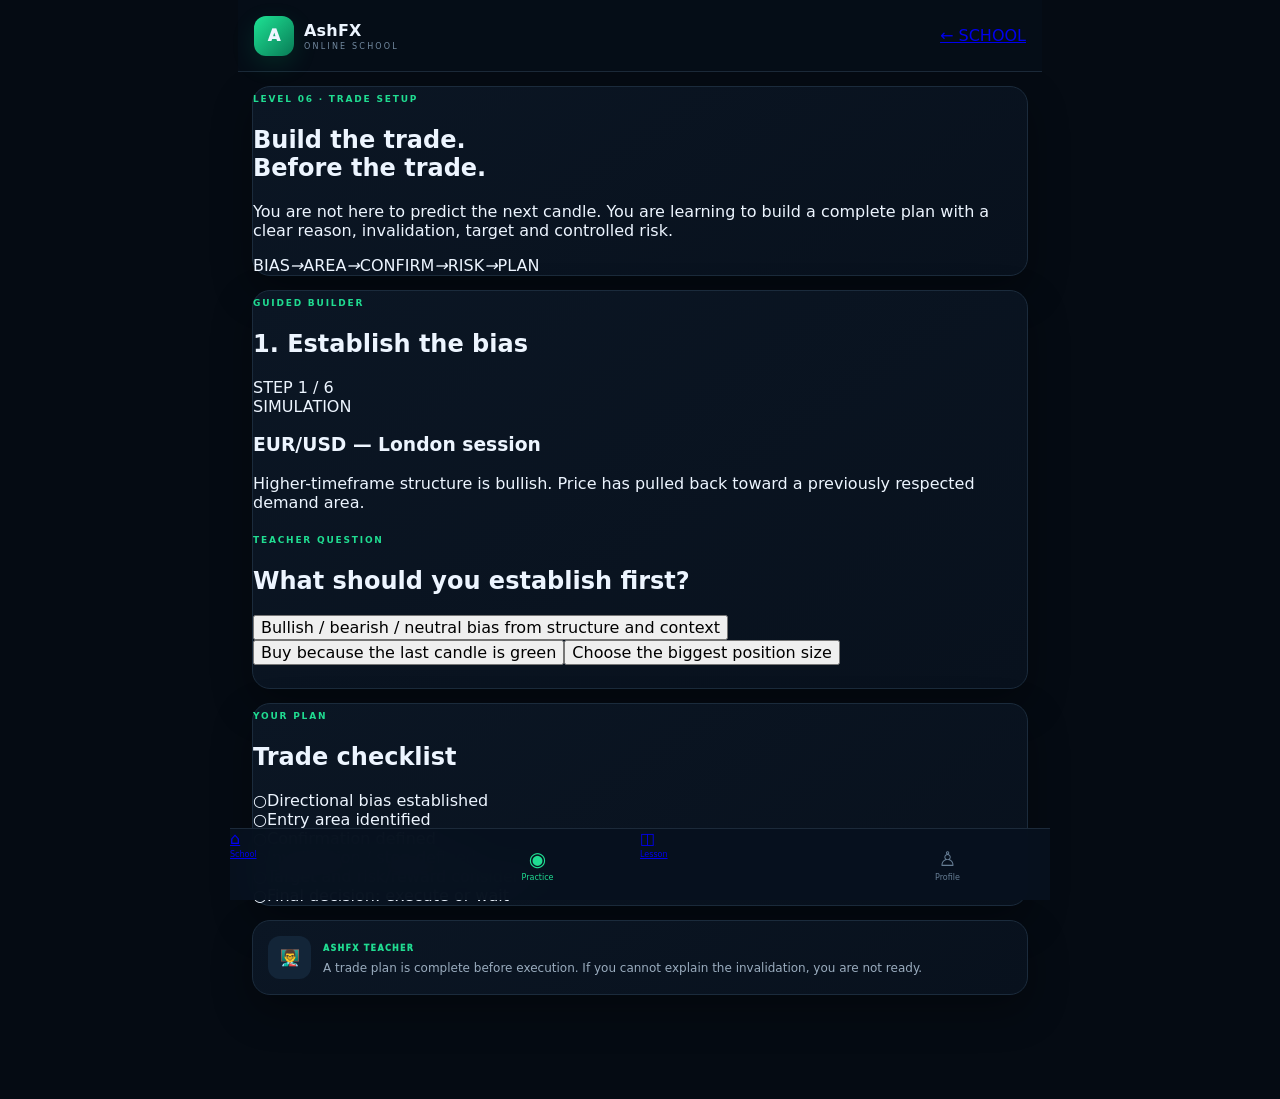
<file: trade-plan.html>
<!doctype html><html lang="en"><head><meta charset="utf-8"><meta name="viewport" content="width=device-width,initial-scale=1"><meta name="theme-color" content="#07111f"><title>AshFX — Trade Plan Lab</title><link rel="stylesheet" href="assets/css/app.css"></head><body><div class="app-shell"><header class="topbar"><div class="brand"><span class="brand-mark">A</span><div><strong>AshFX</strong><small>ONLINE SCHOOL</small></div></div><a href="index.html" class="back-link">← SCHOOL</a></header><main><section class="plan-hero card"><span class="eyebrow">LEVEL 06 · TRADE SETUP</span><h1>Build the trade.<br><span>Before the trade.</span></h1><p>You are not here to predict the next candle. You are learning to build a complete plan with a clear reason, invalidation, target and controlled risk.</p><div class="plan-steps"><span>BIAS</span><i>→</i><span>AREA</span><i>→</i><span>CONFIRM</span><i>→</i><span>RISK</span><i>→</i><span>PLAN</span></div></section><section class="builder card"><div class="builder-head"><div><span class="eyebrow">GUIDED BUILDER</span><h2 id="stepTitle">1. Establish the bias</h2></div><span id="stepCount">STEP 1 / 6</span></div><div class="scenario"><span class="scenario-tag">SIMULATION</span><h3 id="scenarioTitle">EUR/USD — London session</h3><p id="scenarioText">Higher-timeframe structure is bullish. Price has pulled back toward a previously respected demand area.</p></div><div class="decision-prompt"><span class="eyebrow">TEACHER QUESTION</span><h2 id="prompt">What should you establish first?</h2></div><div class="plan-options" id="options"></div><div id="feedback" class="feedback"></div><button id="next" class="primary next" hidden>NEXT STEP →</button></section><section class="plan-summary card"><span class="eyebrow">YOUR PLAN</span><h2>Trade checklist</h2><div class="check"><b id="c1">○</b><span>Directional bias established</span></div><div class="check"><b id="c2">○</b><span>Entry area identified</span></div><div class="check"><b id="c3">○</b><span>Confirmation defined</span></div><div class="check"><b id="c4">○</b><span>Invalidation / stop defined</span></div><div class="check"><b id="c5">○</b><span>Target and risk/reward considered</span></div><div class="check"><b id="c6">○</b><span>Final decision: execute or wait</span></div></section><section class="teacher card"><div class="teacher-avatar">👨‍🏫</div><div class="teacher-main"><span>ASHFX TEACHER</span><p id="teacher">A trade plan is complete before execution. If you cannot explain the invalidation, you are not ready.</p></div></section></main><nav class="bottom-nav"><a href="index.html">⌂<small>School</small></a><button class="active">◉<small>Practice</small></button><a href="lessons.html">◫<small>Lesson</small></a><button>♙<small>Profile</small></button></nav></div><script src="assets/js/trade-plan.js"></script></body></html>
</file>
<file: assets/css/app.css>
*{box-sizing:border-box}html,body{margin:0;background:#050b13;color:#edf5ff;font-family:Inter,ui-sans-serif,system-ui,-apple-system,BlinkMacSystemFont,"Segoe UI",sans-serif}body{min-height:100vh}.app-shell{max-width:820px;margin:auto;padding-bottom:90px}.topbar{height:72px;display:flex;align-items:center;justify-content:space-between;padding:0 16px;border-bottom:1px solid #1b2938;background:rgba(6,14,24,.96);position:sticky;top:0;z-index:10;backdrop-filter:blur(18px)}.brand{display:flex;gap:10px;align-items:center}.brand-mark{width:40px;height:40px;border-radius:12px;display:grid;place-items:center;background:linear-gradient(135deg,#1ee394,#087b56);font-weight:950;box-shadow:0 8px 24px #00d27622}.brand strong,.brand small{display:block}.brand strong{font-size:16px;letter-spacing:.2px}.brand small{font-size:8px;letter-spacing:2.2px;color:#738aa1;margin-top:2px}.top-actions{display:flex;gap:7px;align-items:center}.streak{font-size:10px;color:#b8c8d7;border:1px solid #263648;padding:8px 9px;border-radius:20px;background:#0a1420}.level-pill{font-size:10px;color:#8297ab;border:1px solid #263648;padding:8px 10px;border-radius:20px}.level-pill b{color:#20dc91}.card{margin:14px;border:1px solid #1b2b3c;background:linear-gradient(145deg,#0b1624,#08111d);border-radius:18px;box-shadow:0 16px 40px #0005}.hero{position:relative;overflow:hidden;padding:28px 20px 22px}.hero-glow{position:absolute;width:190px;height:190px;border-radius:50%;background:#16d48618;filter:blur(35px);right:-70px;top:-70px}.hero h1{position:relative;font-size:32px;line-height:1.08;letter-spacing:-.8px;margin:9px 0 13px}.hero h1 span{color:#20dc91}.hero p{position:relative;color:#8fa2b5;line-height:1.55;font-size:13px;max-width:620px}.eyebrow{font-size:9px;letter-spacing:1.8px;color:#20dc91;font-weight:900}.primary{border:0;background:#1bd38b;color:#03150e;font-weight:950;border-radius:11px;padding:13px 16px;box-shadow:0 8px 22px #11c98222}.hero-btn{position:relative;width:100%;margin-top:10px}.hero-stats{position:relative;display:grid;grid-template-columns:repeat(3,1fr);gap:7px;margin:19px 0 2px}.hero-stats div{border:1px solid #1c2c3d;background:#09131f;border-radius:12px;padding:11px 7px;text-align:center}.hero-stats b,.hero-stats small{display:block}.hero-stats b{font-size:18px}.hero-stats small{font-size:7px;color:#6f859a;letter-spacing:1px;margin-top:3px}.section-title{display:flex;align-items:end;justify-content:space-between;padding:16px 15px 4px}.section-title h2{font-size:19px;margin:4px 0}.section-title.compact{padding:0 0 12px}.completion{font-size:10px;color:#20dc91;border:1px solid #1d5e48;border-radius:20px;padding:6px 9px}.academy-grid{padding:9px;display:grid;grid-template-columns:repeat(2,1fr);gap:8px}.level-card{position:relative;min-height:170px;border:1px solid #1d2d3e;border-radius:14px;background:#0a1522;padding:14px;transition:.2s}.level-card.active{border-color:#1a6b4d;box-shadow:inset 0 0 0 1px #123e2f}.level-card.locked{opacity:.58}.level-no{position:absolute;right:12px;top:12px;font-size:9px;color:#5d7389;font-weight:900}.level-icon{font-size:22px;margin-bottom:12px}.level-card h3{font-size:14px;margin:0 0 7px}.level-card p{font-size:10px;line-height:1.45;color:#71879c;margin:0 0 13px}.status{font-size:7px;letter-spacing:1px;color:#20dc91;font-weight:900}.locked .status{color:#657a90}.chart-card{padding:14px}.chart-head{display:flex;align-items:center;justify-content:space-between}.chart-head h2{margin:4px 0;font-size:19px}.data-badge{font-size:7px;color:#20dc91;border:1px solid #165d45;border-radius:6px;padding:5px 7px}.market-toolbar{margin-top:10px}.pair-tabs,.timeframes{display:flex;gap:5px;overflow:auto;scrollbar-width:none}.pair-tabs::-webkit-scrollbar,.timeframes::-webkit-scrollbar{display:none}.pair,.tf,.chart-tools button{border:1px solid #24384b;background:#0d1927;color:#7890a6;border-radius:8px;padding:8px 10px;font-size:9px;font-weight:850;white-space:nowrap}.pair.active,.tf.active{background:#173629;color:#20dc91;border-color:#1c6b4d}.timeframes{margin-top:7px}.price-strip{display:flex;align-items:center;gap:9px;padding:11px 2px 8px}.price-strip strong{font-size:19px;font-variant-numeric:tabular-nums}.price-strip span{font-size:8px;color:#6f859a}.price-strip span:last-child{margin-left:auto}.market-chart{height:390px;border:1px solid #172a3d;border-radius:11px;overflow:hidden;background:#07111f}.chart-tools{display:flex;gap:6px;margin-top:7px}.chart-tools button{padding:8px 11px}.replay-bar{display:grid;grid-template-columns:1.2fr 1fr 1fr .9fr;gap:6px;margin-top:8px}.control{background:#0f1c2b;border:1px solid #26394c;color:#b8c9d9;border-radius:10px;padding:11px 5px;font-size:9px;font-weight:850}.control.primary{background:#19cf88;color:#03150e}.live-note{font-size:9px;color:#71869a;padding:9px 2px 2px;line-height:1.4}.teacher{display:flex;gap:12px;align-items:flex-start;padding:15px}.teacher-avatar{width:43px;height:43px;border-radius:12px;background:#132538;display:grid;place-items:center;flex:none}.teacher-main{flex:1}.teacher-main>span{font-size:8px;color:#20dc91;font-weight:950;letter-spacing:1.3px}.teacher-main p{margin:4px 0 0;color:#9aacbe;font-size:12px;line-height:1.5}.teacher-mode{font-size:7px;color:#7890a5;border:1px solid #27394b;border-radius:6px;padding:5px 6px}.setup{padding:17px}.setup-grid{display:grid;grid-template-columns:repeat(2,1fr);gap:7px}.setup-item{text-align:left;border:1px solid #1d3042;background:#0a1522;color:#dbe7f2;border-radius:11px;padding:12px}.setup-item b,.setup-item span,.setup-item small{display:block}.setup-item b{font-size:8px;color:#20dc91}.setup-item span{font-size:11px;font-weight:850;margin:5px 0 2px}.setup-item small{font-size:8px;color:#6f8599}.setup-item.active{border-color:#1d6248;background:#0d1d20}.lab-output{margin-top:9px;border:1px dashed #294052;background:#091521;border-radius:10px;padding:11px}.lab-output b{font-size:10px}.lab-output p{font-size:10px;line-height:1.45;color:#8196aa;margin:4px 0 0}.lesson-feature{padding:18px;display:flex;gap:14px;border-color:#4a3b1d;background:linear-gradient(145deg,#17150e,#0b121a)}.lesson-icon{width:49px;height:49px;border-radius:14px;background:#2a2110;display:grid;place-items:center;font-size:24px;flex:none}.lesson-copy{flex:1}.lesson-copy h2{margin:4px 0 7px;font-size:20px}.lesson-copy p{color:#98a9b9;font-size:11px;line-height:1.5;margin:0 0 10px}.lesson-meta{display:flex;flex-wrap:wrap;gap:5px}.lesson-meta span{font-size:7px;color:#d8bd73;border:1px solid #665323;padding:4px 6px;border-radius:5px}.lesson-btn{margin-top:12px;border:1px solid #6d5928;background:#261e0c;color:#e6cb79;border-radius:9px;padding:9px 11px;font-size:8px;font-weight:900}.decision{padding:17px}.decision-badge{font-size:7px;color:#d8bd73;border:1px solid #665323;border-radius:5px;padding:5px 7px}.decision-context{border:1px solid #1e3041;background:#091521;border-radius:11px;padding:13px;margin-bottom:9px}.decision-context span{font-size:7px;color:#20dc91;letter-spacing:1px;font-weight:900}.decision-context p{font-size:12px;line-height:1.5;color:#b4c4d3;margin:7px 0 0}.answers{display:grid;gap:7px}.answers button{border:1px solid #26394b;background:#0d1927;color:#aebfd0;border-radius:10px;text-align:left;padding:12px;font-size:10px}.answers button:hover{border-color:#20dc91}.feedback{min-height:15px;margin-top:8px;font-size:9px}.feedback.good{color:#20dc91}.feedback.bad{color:#ff7887}.progress{padding:17px}.progress-track{height:7px;background:#162434;border-radius:8px;overflow:hidden;margin:13px 0}.progress-track i{display:block;width:0;height:100%;background:#20dc91;transition:.3s}.record-grid{display:grid;grid-template-columns:repeat(3,1fr);gap:7px}.record-grid div{text-align:center;border:1px solid #1b2c3d;border-radius:10px;padding:11px 5px;background:#09131f}.record-grid b,.record-grid small{display:block}.record-grid b{font-size:17px}.record-grid small{font-size:7px;color:#6e8399;letter-spacing:1px;margin-top:3px}.principles{padding:18px}.principles h2{font-size:19px;margin:5px 0 13px}.principle{display:flex;gap:11px;padding:11px 0;border-top:1px solid #192939}.principle b{color:#20dc91;font-size:9px}.principle span{font-size:11px;color:#9aacbe}.bottom-nav{position:fixed;bottom:0;left:50%;transform:translateX(-50%);width:min(820px,100%);height:72px;background:#07111ff5;backdrop-filter:blur(16px);border-top:1px solid #1c2a3a;display:grid;grid-template-columns:repeat(4,1fr);z-index:20}.bottom-nav button{border:0;background:none;color:#667d94;font-size:20px}.bottom-nav button.active{color:#20dc91}.bottom-nav small{display:block;font-size:8px;margin-top:2px}button{font:inherit;cursor:pointer}@media(min-width:650px){.app-shell{padding-left:8px;padding-right:8px}.academy-grid{grid-template-columns:repeat(3,1fr)}.hero h1{font-size:40px}}
</file>
